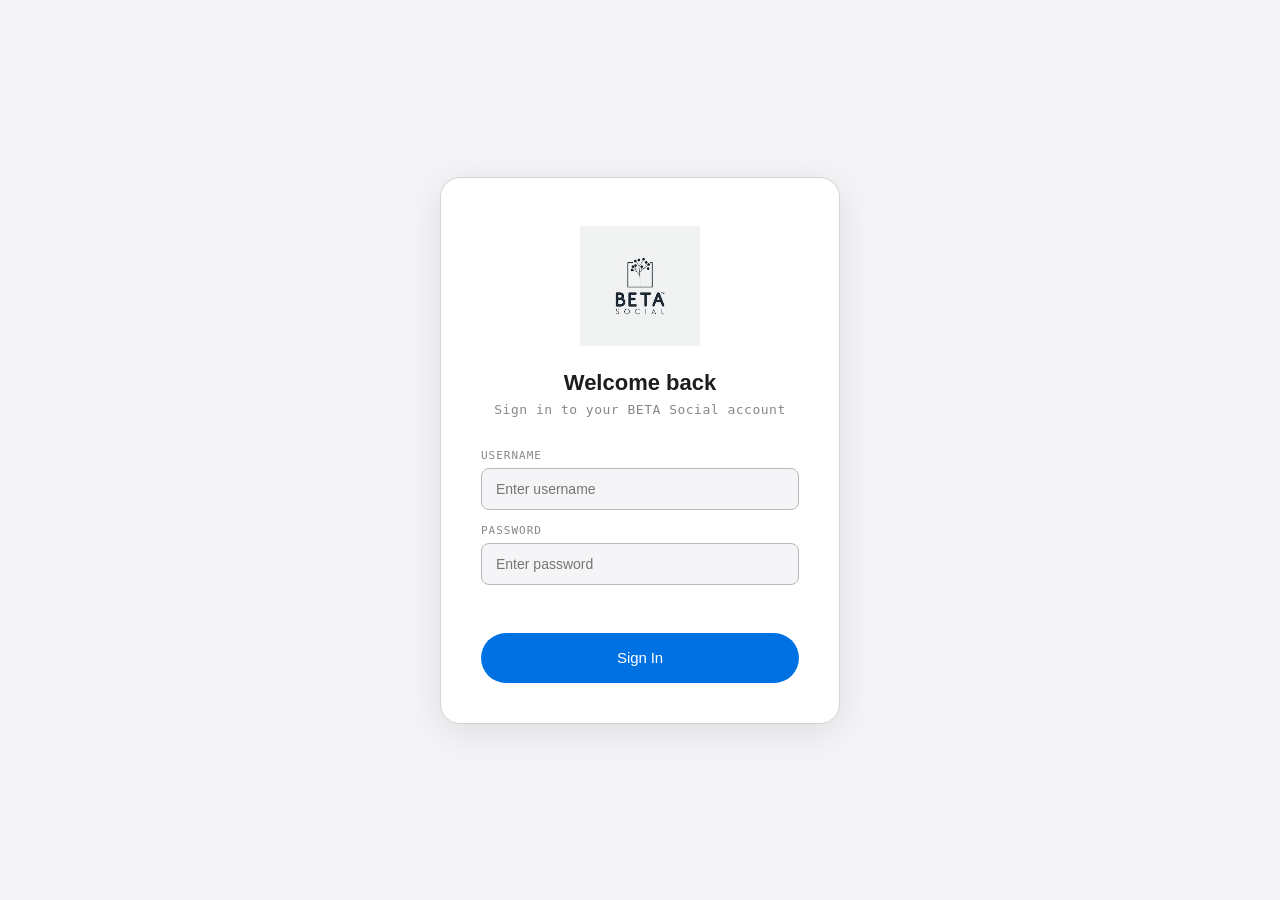
<file: portal/deploy/index.html>
<!DOCTYPE html>
<html>
<head>
<meta charset="UTF-8">
<meta http-equiv="refresh" content="0; url=https://souleric.github.io/BETA-Social-2/beta-social-website/portal/agency-dashboard.html">
<link rel="canonical" href="https://souleric.github.io/BETA-Social-2/beta-social-website/portal/agency-dashboard.html">
</head>
<body></body>
</html>
</file>
